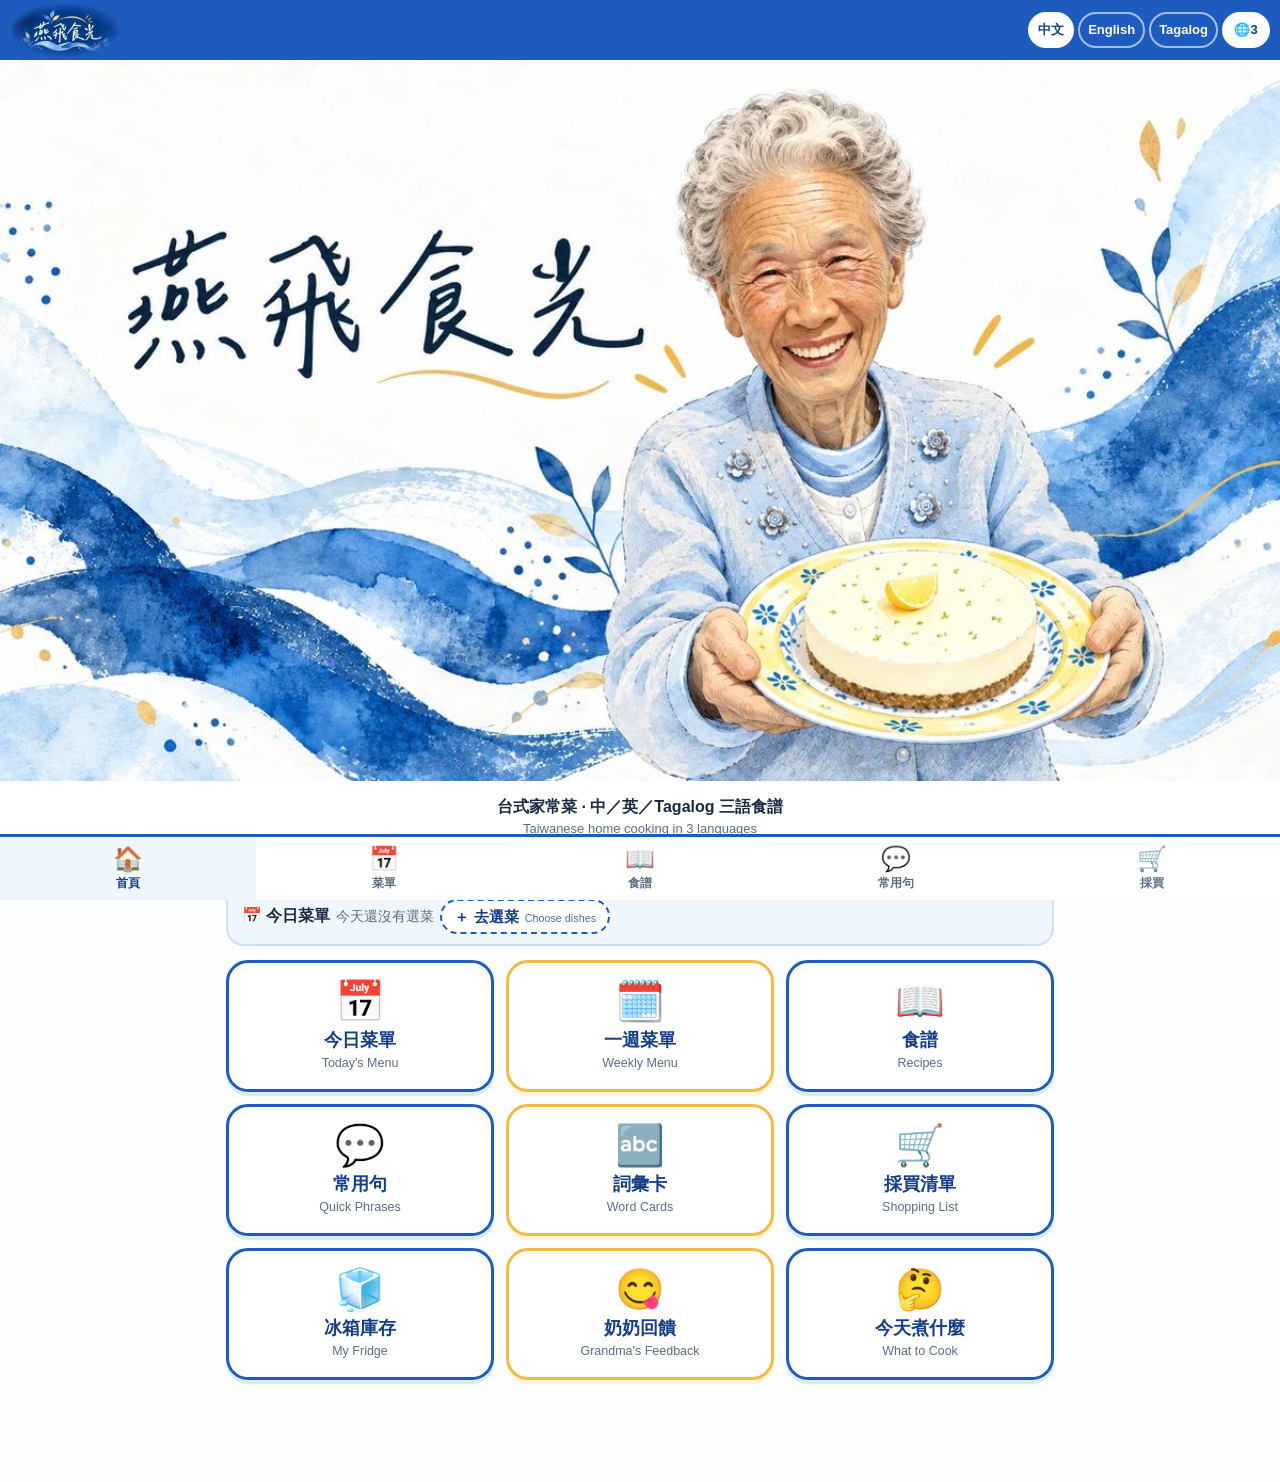
<file: index.html>
<!DOCTYPE html>
<html lang="tl">
<head>
  <meta charset="utf-8">
  <meta name="viewport" content="width=device-width, initial-scale=1, viewport-fit=cover">
  <title>燕飛食光 · Yanfei Kitchen</title>
  <meta name="description" content="台式家常菜三語食譜：中文、English、Tagalog，附台語真人錄音。">
  <meta name="theme-color" content="#1d5bbf">
  <link rel="manifest" href="manifest.json">
  <link rel="icon" href="images/icon-192.png">
  <link rel="apple-touch-icon" href="images/icon-192.png">
  <meta name="apple-mobile-web-app-capable" content="yes">
  <meta name="mobile-web-app-capable" content="yes">
  <meta name="apple-mobile-web-app-title" content="燕飛食光">
  <link rel="preload" as="image" href="images/hero-800.jpg" imagesrcset="images/hero-800.jpg 800w, images/hero.jpg 1200w" imagesizes="100vw" fetchpriority="high">
  <link rel="stylesheet" href="css/style.css">
</head>
<body>
  <header class="topbar">
    <a class="brand" href="#/" aria-label="燕飛食光 首頁"><img src="images/logo.jpg" alt="燕飛食光" width="330" height="162"></a>
    <div id="langbar" class="langbar"></div>
  </header>

  <main id="app"><noscript>請開啟 JavaScript / Paki-enable ang JavaScript.</noscript></main>

  <div id="timerbar" class="timerbar" role="status" aria-live="polite"></div>
  <nav id="bottomnav" class="bottomnav" aria-label="main"></nav>
  <div id="toast" class="toast" role="status" aria-live="polite"></div>
  <div id="overlay" class="overlay"></div>

  <script src="data/ui.js"></script>
  <script src="data/ingredients.js"></script>
  <script src="data/recipes.js"></script>
  <script src="data/phrases.js"></script>
  <script src="data/vocab.js"></script>
  <script src="data/equipment.js"></script>
  <script src="data/tw-list.js"></script>
  <script src="js/audio.js"></script>
  <script src="js/app.js"></script>
</body>
</html>
</file>
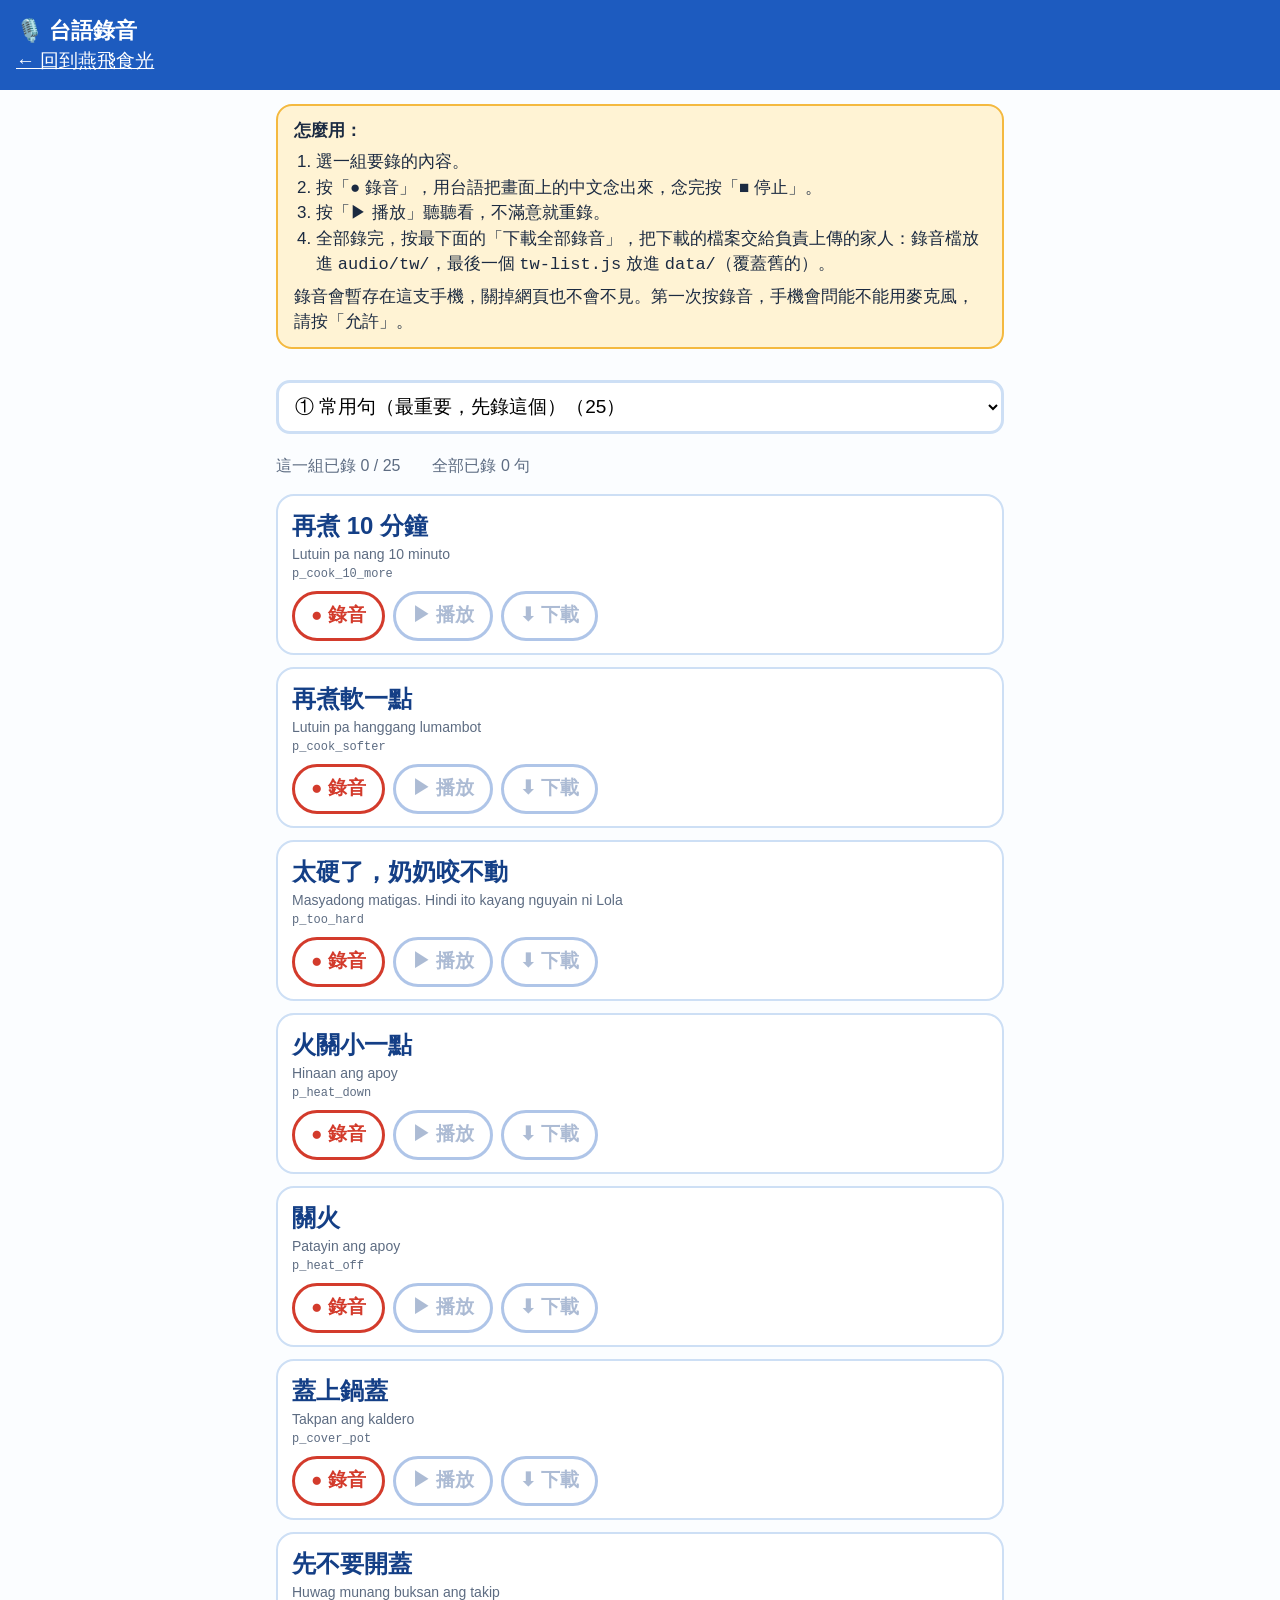
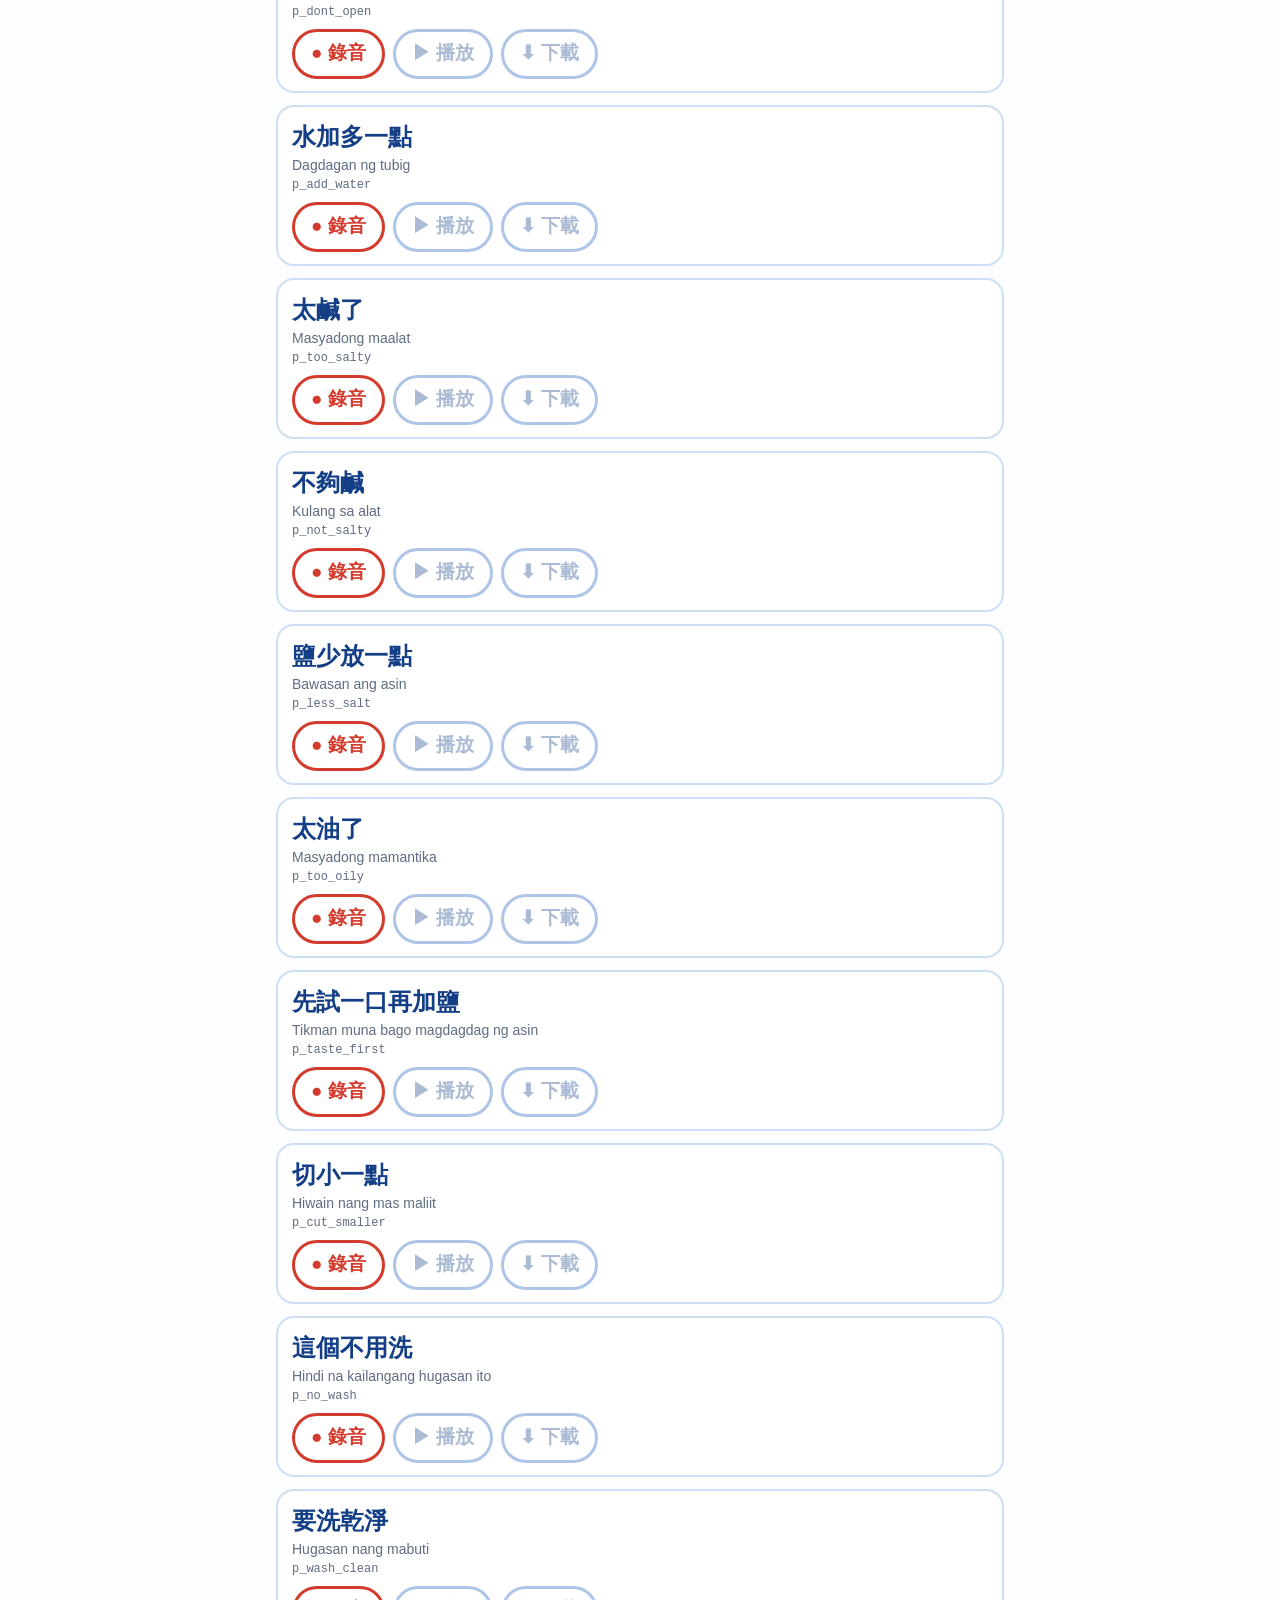
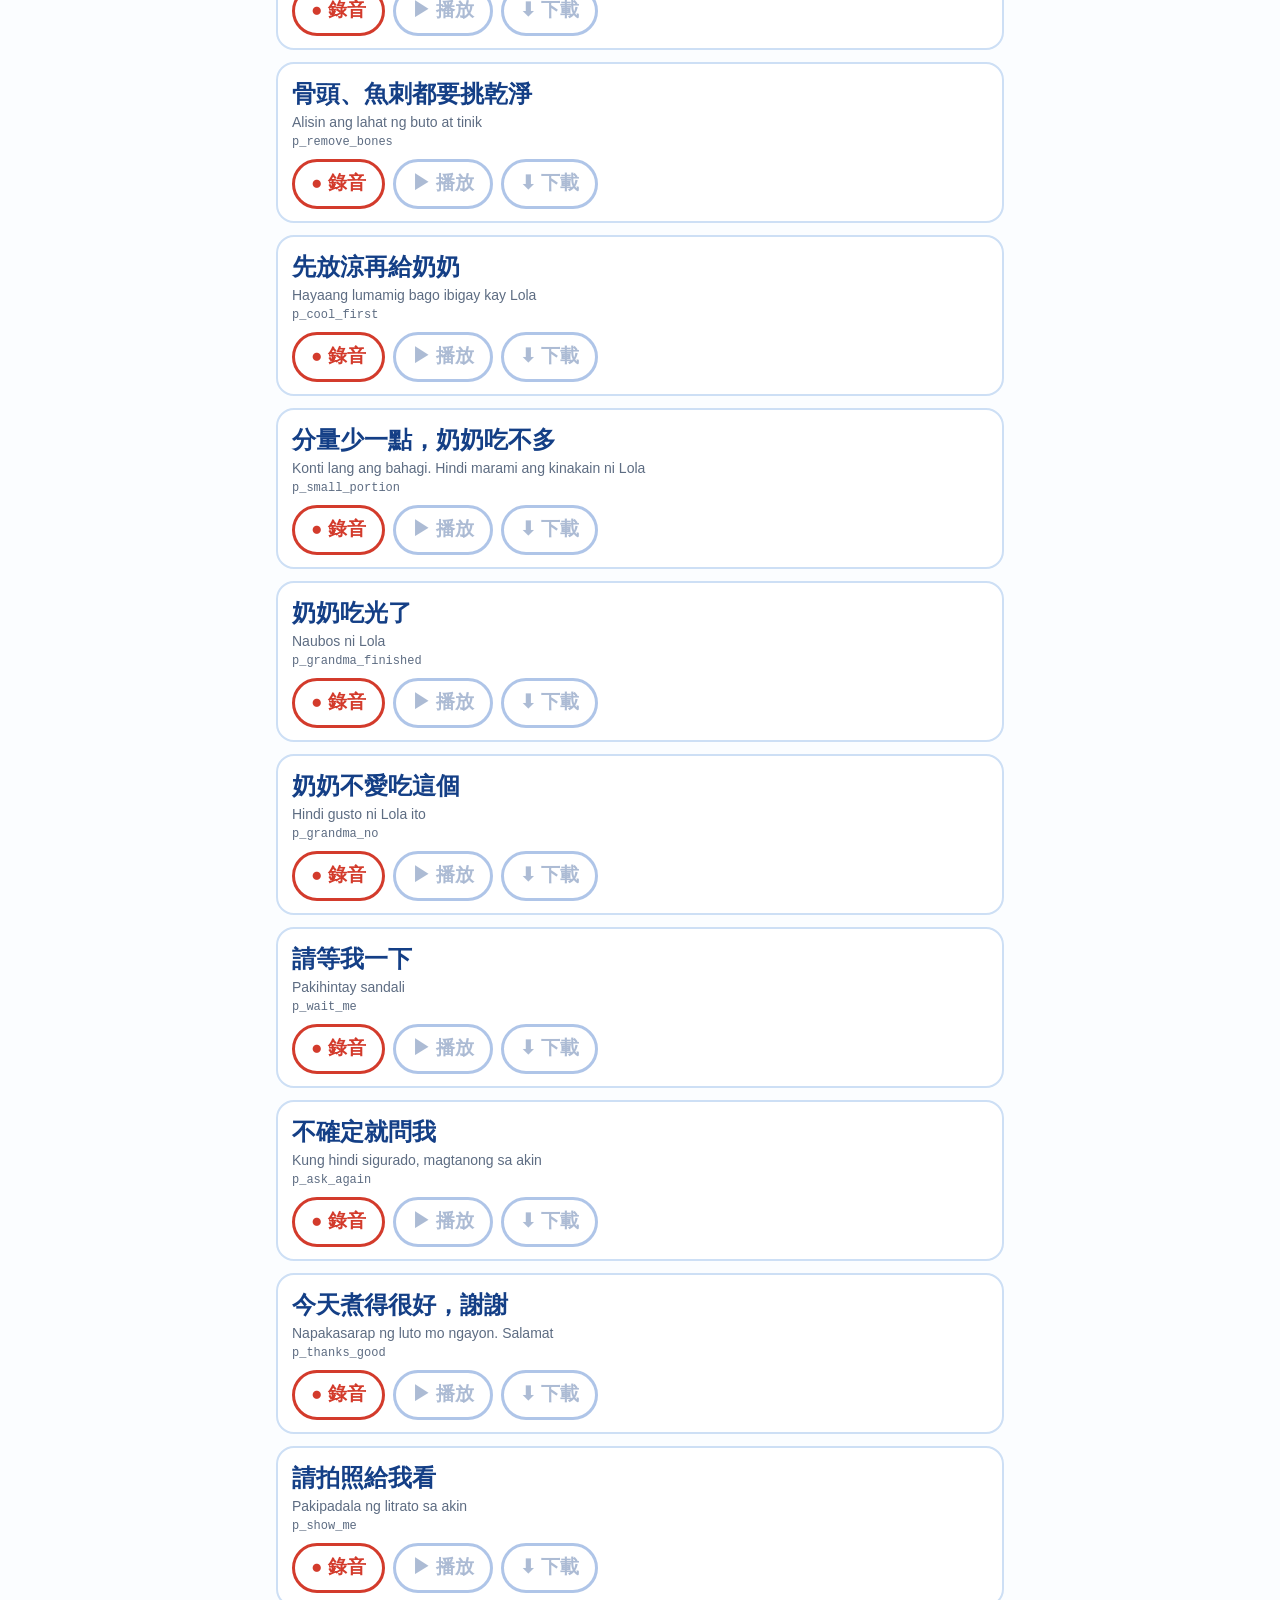
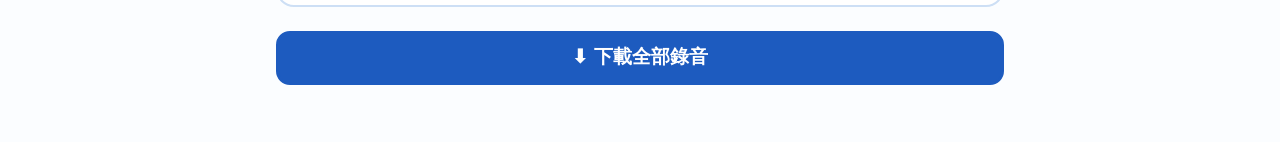
<file: record.html>
<!DOCTYPE html>
<html lang="zh-Hant">
<head>
  <meta charset="utf-8">
  <meta name="viewport" content="width=device-width, initial-scale=1">
  <title>台語錄音 · 燕飛食光</title>
  <meta name="theme-color" content="#1d5bbf">
  <link rel="icon" href="images/icon-192.png">
  <style>
    :root { --blue:#1d5bbf; --blue-d:#143f86; --blue-l:#dbe8fa; --blue-xl:#f0f6fe; --yellow:#f4b940; --yellow-l:#fff3d4; --ink:#1b2a41; --muted:#5d6c82; --line:#cddff5; --ok:#2c8a55; --red:#d33b2c; }
    * { box-sizing: border-box; }
    body { margin:0; font-family:-apple-system,BlinkMacSystemFont,"PingFang TC","Noto Sans TC","Microsoft JhengHei",sans-serif; font-size:19px; line-height:1.5; color:var(--ink); background:#fbfdff; padding-bottom:40px; }
    header { background:var(--blue); color:#fff; padding:14px 16px; }
    header h1 { margin:0; font-size:22px; }
    header a { color:#fff; }
    main { max-width:760px; margin:0 auto; padding:14px 16px; }
    .howto { background:var(--yellow-l); border:2px solid var(--yellow); border-radius:16px; padding:12px 16px; font-size:17px; }
    .howto ol { margin:6px 0 0; padding-left:22px; }
    select, .dl { width:100%; min-height:54px; font-size:19px; border:3px solid var(--line); border-radius:14px; padding:6px 12px; background:#fff; margin:12px 0 4px; }
    .item { background:#fff; border:2px solid var(--line); border-radius:18px; padding:12px 14px; margin:12px 0; }
    .item.done { border-color:var(--ok); background:#f2fbf5; }
    .zh { font-size:24px; font-weight:800; color:var(--blue-d); }
    .tl { font-size:14px; color:var(--muted); }
    .key { font-size:12px; color:var(--muted); font-family:monospace; }
    .row { display:flex; flex-wrap:wrap; gap:8px; margin-top:8px; }
    button { font:inherit; min-height:50px; padding:6px 16px; border-radius:999px; border:3px solid var(--blue); background:#fff; color:var(--blue-d); font-weight:700; cursor:pointer; }
    button.rec { border-color:var(--red); color:var(--red); }
    button.rec.on { background:var(--red); color:#fff; animation:pulse 1s infinite; }
    button:disabled { opacity:.35; }
    @keyframes pulse { 50% { opacity:.6; } }
    .count { color:var(--muted); font-size:16px; }
    .dl { background:var(--blue); color:#fff; border-color:var(--blue); }
    #msg { color:var(--red); font-weight:700; }
  </style>
</head>
<body>
  <header>
    <h1>🎙️ 台語錄音</h1>
    <a href="index.html">← 回到燕飛食光</a>
  </header>
  <main>
    <div class="howto">
      <b>怎麼用：</b>
      <ol>
        <li>選一組要錄的內容。</li>
        <li>按「● 錄音」，用台語把畫面上的中文念出來，念完按「■ 停止」。</li>
        <li>按「▶ 播放」聽聽看，不滿意就重錄。</li>
        <li>全部錄完，按最下面的「下載全部錄音」，把下載的檔案交給負責上傳的家人：錄音檔放進 <code>audio/tw/</code>，最後一個 <code>tw-list.js</code> 放進 <code>data/</code>（覆蓋舊的）。</li>
      </ol>
      <p style="margin:6px 0 0">錄音會暫存在這支手機，關掉網頁也不會不見。第一次按錄音，手機會問能不能用麥克風，請按「允許」。</p>
    </div>
    <p id="msg"></p>
    <select id="group" aria-label="選擇要錄的內容"></select>
    <p class="count" id="count"></p>
    <div id="list"></div>
    <button class="dl" id="dlall">⬇ 下載全部錄音</button>
  </main>

  <script src="data/ui.js"></script>
  <script src="data/ingredients.js"></script>
  <script src="data/recipes.js"></script>
  <script src="data/phrases.js"></script>
  <script src="data/vocab.js"></script>
  <script src="data/tw-list.js"></script>
  <script>
  (function () {
    var D = window.YF;
    var $ = function (s) { return document.querySelector(s); };

    /* 要錄的內容分組。key 會變成檔名 */
    var groups = [];
    groups.push({ id: "phrases", name: "① 常用句（最重要，先錄這個）", items: D.PHRASES.map(function (p) { return { key: p.key, zh: p.zh, tl: p.tl }; }) });
    groups.push({ id: "titles", name: "② 菜名", items: D.RECIPES.map(function (r) { return { key: "r_" + r.id, zh: r.zh, tl: r.tl }; }) });
    ["cutting", "heat", "tool", "ingredient", "seasoning"].forEach(function (c) {
      groups.push({ id: "v_" + c, name: "③ 詞彙：" + D.VOCAB_CATS[c].zh, items: D.VOCAB.filter(function (v) { return v.cat === c; }).map(function (v) { return { key: v.key, zh: v.zh, tl: v.tl }; }) });
    });
    D.RECIPES.forEach(function (r) {
      groups.push({ id: "s_" + r.id, name: "④ 步驟：" + r.zh, items: r.steps.map(function (s, i) { return { key: r.id + "_s" + (i + 1), zh: s.zh, tl: s.tl }; }) });
    });

    /* IndexedDB：把錄音存在手機裡 */
    var db = null;
    function openDb() {
      return new Promise(function (res, rej) {
        var rq = indexedDB.open("yanfei_tw", 1);
        rq.onupgradeneeded = function () { rq.result.createObjectStore("rec"); };
        rq.onsuccess = function () { db = rq.result; res(); };
        rq.onerror = function () { rej(rq.error); };
      });
    }
    function dbGet(k) { return new Promise(function (res) { var r = db.transaction("rec").objectStore("rec").get(k); r.onsuccess = function () { res(r.result || null); }; r.onerror = function () { res(null); }; }); }
    function dbPut(k, v) { return new Promise(function (res) { var t = db.transaction("rec", "readwrite"); t.objectStore("rec").put(v, k); t.oncomplete = res; }); }
    function dbAll() { return new Promise(function (res) { var out = []; var r = db.transaction("rec").objectStore("rec").openCursor(); r.onsuccess = function () { var c = r.result; if (c) { out.push({ key: c.key, v: c.value }); c.continue(); } else res(out); }; r.onerror = function () { res(out); }; }); }

    function extOf(type) {
      if (/mp4|aac/.test(type)) return "m4a";
      if (/mpeg/.test(type)) return "mp3";
      if (/ogg/.test(type)) return "ogg";
      if (/wav/.test(type)) return "wav";
      return "webm";
    }

    var cur = groups[0];
    var rec = null, chunks = [], recKey = null, stream = null;

    function msg(t) { $("#msg").textContent = t || ""; }

    function render() {
      var gs = $("#group");
      if (!gs.options.length) {
        groups.forEach(function (g, i) { var o = document.createElement("option"); o.value = i; o.textContent = g.name + "（" + g.items.length + "）"; gs.appendChild(o); });
      }
      var html = "";
      cur.items.forEach(function (it) {
        html += '<div class="item" id="it_' + it.key + '"><div class="zh">' + it.zh + '</div><div class="tl">' + it.tl + '</div><div class="key">' + it.key + '</div>' +
          '<div class="row"><button class="rec" data-a="rec" data-k="' + it.key + '">● 錄音</button>' +
          '<button data-a="play" data-k="' + it.key + '" disabled>▶ 播放</button>' +
          '<button data-a="dl" data-k="' + it.key + '" disabled>⬇ 下載</button></div></div>';
      });
      $("#list").innerHTML = html;
      refresh();
    }

    function refresh() {
      dbAll().then(function (all) {
        var have = {};
        all.forEach(function (x) { have[x.key] = true; });
        var n = 0;
        cur.items.forEach(function (it) {
          var el = document.getElementById("it_" + it.key);
          if (!el) return;
          var ok = !!have[it.key];
          if (ok) n++;
          el.classList.toggle("done", ok);
          el.querySelector('[data-a="play"]').disabled = !ok;
          el.querySelector('[data-a="dl"]').disabled = !ok;
        });
        $("#count").textContent = "這一組已錄 " + n + " / " + cur.items.length + "　　全部已錄 " + all.length + " 句";
      });
    }

    function startRec(key, btn) {
      if (!navigator.mediaDevices || !window.MediaRecorder) { msg("這個瀏覽器不能錄音，請改用 Safari（iPhone）或 Chrome（Android）。"); return; }
      msg("");
      navigator.mediaDevices.getUserMedia({ audio: true }).then(function (s) {
        stream = s; chunks = []; recKey = key;
        var type = window.MediaRecorder.isTypeSupported("audio/mp4") ? "audio/mp4" : "";
        rec = type ? new MediaRecorder(s, { mimeType: type }) : new MediaRecorder(s);
        rec.ondataavailable = function (e) { if (e.data && e.data.size) chunks.push(e.data); };
        rec.onstop = function () {
          var blob = new Blob(chunks, { type: rec.mimeType || "audio/webm" });
          stream.getTracks().forEach(function (t) { t.stop(); });
          dbPut(key, { blob: blob, type: blob.type }).then(function () { rec = null; recKey = null; render(); });
        };
        rec.start();
        btn.classList.add("on"); btn.textContent = "■ 停止";
      }).catch(function () { msg("沒有取得麥克風權限。請在手機設定裡允許這個網頁使用麥克風。"); });
    }

    function save(blob, key, type) {
      var a = document.createElement("a");
      a.href = URL.createObjectURL(blob);
      a.download = key + "." + extOf(type);
      document.body.appendChild(a); a.click();
      setTimeout(function () { URL.revokeObjectURL(a.href); a.remove(); }, 1500);
    }

    $("#list").addEventListener("click", function (e) {
      var b = e.target.closest("button[data-a]");
      if (!b) return;
      var k = b.dataset.k;
      if (b.dataset.a === "rec") {
        if (rec && recKey === k) { rec.stop(); return; }
        if (rec) { msg("請先按「■ 停止」。"); return; }
        startRec(k, b);
      } else if (b.dataset.a === "play") {
        dbGet(k).then(function (v) { if (v) { var au = new Audio(URL.createObjectURL(v.blob)); au.play(); } });
      } else if (b.dataset.a === "dl") {
        dbGet(k).then(function (v) { if (v) save(v.blob, k, v.type); });
      }
    });
    $("#group").addEventListener("change", function (e) { cur = groups[Number(e.target.value)]; render(); });
    $("#dlall").addEventListener("click", function () {
      dbAll().then(function (all) {
        if (!all.length) { msg("還沒有錄音。"); return; }
        all.forEach(function (x, i) { setTimeout(function () { save(x.v.blob, x.key, x.v.type); }, i * 600); });
        /* 最後再下載清單檔 tw-list.js：已上傳過的＋這次錄的 */
        var list = Object.assign({}, D.TW || {});
        all.forEach(function (x) { list[x.key] = extOf(x.v.type); });
        var js = "/* 已上傳的台語錄音清單（由 record.html 自動產生） */\nwindow.YF = window.YF || {};\nYF.TW = " + JSON.stringify(list, null, 2) + ";\n";
        setTimeout(function () {
          var a = document.createElement("a");
          a.href = URL.createObjectURL(new Blob([js], { type: "text/javascript" }));
          a.download = "tw-list.js";
          document.body.appendChild(a); a.click();
          setTimeout(function () { URL.revokeObjectURL(a.href); a.remove(); }, 1500);
        }, all.length * 600 + 400);
      });
    });

    openDb().then(render).catch(function () { msg("這個瀏覽器無法暫存錄音（可能是無痕模式）。請改用一般模式。"); });
  })();
  </script>
</body>
</html>
</file>
<file: css/style.css>
/* 燕飛食光：樣式。配色取自主視覺（鈷藍、淺藍、暖黃）。手機優先、大字、大按鈕。 */
:root {
  --blue: #1d5bbf;
  --blue-d: #143f86;
  --blue-l: #dbe8fa;
  --blue-xl: #f0f6fe;
  --yellow: #f4b940;
  --yellow-l: #fff3d4;
  --ink: #1b2a41;
  --muted: #5d6c82;
  --line: #cddff5;
  --bg: #fbfdff;
  --card: #ffffff;
  --ok: #2c8a55;
  --warn: #b8431f;
  --warn-l: #fdeee8;
  --r: 18px;
  --nav-h: 66px;
  --top-h: 60px;
}
* { box-sizing: border-box; }
html { -webkit-text-size-adjust: 100%; scroll-behavior: smooth; }
body {
  margin: 0; background: var(--bg); color: var(--ink);
  font-family: -apple-system, BlinkMacSystemFont, "Segoe UI", "PingFang TC", "Noto Sans TC", "Microsoft JhengHei", Roboto, sans-serif;
  font-size: 18px; line-height: 1.55;
  padding-top: var(--top-h); padding-bottom: calc(var(--nav-h) + env(safe-area-inset-bottom) + 12px);
}
a { color: var(--blue); }
button { font: inherit; color: inherit; cursor: pointer; }
h1, h2 { line-height: 1.25; margin: 0; }
img { max-width: 100%; }
.dim { color: var(--muted); font-size: 0.9em; }
.empty { text-align: center; color: var(--muted); padding: 20px 8px; }
.empty.big { font-size: 56px; padding: 36px 8px; }
.empty.big p { font-size: 18px; margin: 8px 0 20px; }

/* ---------- 頂端列 ---------- */
.topbar {
  position: fixed; top: 0; left: 0; right: 0; height: var(--top-h); z-index: 30;
  display: flex; align-items: center; justify-content: space-between; gap: 6px;
  padding: 0 10px; background: var(--blue); color: #fff;
  padding-top: env(safe-area-inset-top);
}
.brand { display: block; flex: none; line-height: 0; }
.brand img { height: 54px; width: auto; display: block; -webkit-mask-image: radial-gradient(ellipse 50% 50% at 50% 50%, #000 62%, transparent 100%); mask-image: radial-gradient(ellipse 50% 50% at 50% 50%, #000 62%, transparent 100%); }
.langbar { display: flex; gap: 4px; }
.lbtn {
  border: 2px solid rgba(255,255,255,.6); background: transparent; color: #fff; white-space: nowrap;
  border-radius: 999px; padding: 4px 8px; font-size: 13px; font-weight: 700; min-height: 36px;
}
.lbtn.on { background: #fff; color: var(--blue-d); border-color: #fff; }
.lbtn.multi { min-width: 48px; padding: 4px 6px; }

/* ---------- 主視覺 ---------- */
.hero { position: relative; background: #fff; }
.hero-img { display: block; width: 100%; height: auto; aspect-ratio: 1200 / 676; object-fit: cover; background: var(--blue-xl); }
.hero-text { padding: 10px 16px 4px; text-align: center; }
.sr-only { position: absolute; width: 1px; height: 1px; overflow: hidden; clip: rect(0 0 0 0); white-space: nowrap; }
.hero-sub { margin: 4px 0 0; }
.hero-sub .l1 { display: block; font-size: 16px; color: var(--ink); }
.hero-sub .l2 { display: block; font-size: 13px; color: var(--muted); }


/* ---------- 版面 ---------- */
.wrap { max-width: 860px; margin: 0 auto; padding: 14px 16px 24px; }
.topline { display: flex; align-items: center; gap: 12px; margin-bottom: 10px; flex-wrap: wrap; }
.back { text-decoration: none; font-weight: 700; padding: 8px 14px; border-radius: 999px; background: var(--blue-l); color: var(--blue-d); min-height: 44px; display: inline-flex; align-items: center; }
.ptitle { font-size: 24px; color: var(--blue-d); }
.h2s { font-size: 22px; color: var(--blue-d); margin: 18px 0 8px; }
.card { background: var(--card); border: 2px solid var(--line); border-radius: var(--r); padding: 14px 16px; margin: 14px 0; }
.card h2 { font-size: 20px; color: var(--blue-d); margin-bottom: 8px; }
.card.elder { background: var(--yellow-l); border-color: var(--yellow); }
.card.secret { background: var(--blue-xl); }
.card.warn { background: var(--warn-l); border-color: #efb8a3; }
.card.warn h2 { color: var(--warn); }
.card.dimcard { opacity: .7; }
.note-banner { background: var(--yellow-l); border: 2px dashed var(--yellow); border-radius: 12px; padding: 10px 12px; font-size: 15px; }

/* ---------- 三語文字 ---------- */
.l1 { display: block; font-weight: 700; }
.l2 { display: block; font-size: 0.78em; color: var(--muted); font-weight: 400; line-height: 1.4; }
.iamt .l1 { font-weight: 800; color: var(--blue-d); }

/* ---------- 首頁 ---------- */
.strip { background: var(--blue-xl); border: 2px solid var(--line); border-radius: var(--r); padding: 10px 14px; margin-bottom: 14px; font-size: 16px; }
.strip-menu { margin-top: 6px; display: flex; flex-wrap: wrap; gap: 6px; align-items: center; }
.mchip { text-decoration: none; background: #fff; border: 2px solid var(--blue); color: var(--blue-d); border-radius: 999px; padding: 4px 12px; font-size: 15px; font-weight: 700; }
.mchip.add { border-style: dashed; }
.tiles { display: grid; grid-template-columns: repeat(2, 1fr); gap: 12px; }
@media (min-width: 620px) { .tiles { grid-template-columns: repeat(3, 1fr); } }
.tile {
  display: flex; flex-direction: column; align-items: center; justify-content: center; text-align: center; gap: 4px;
  min-height: 132px; padding: 12px 8px; border-radius: 22px; text-decoration: none; color: var(--ink);
  background: #fff; border: 3px solid var(--blue); box-shadow: 0 4px 0 var(--blue-l);
}
.tile:active { transform: translateY(2px); box-shadow: 0 2px 0 var(--blue-l); }
.tile:nth-child(3n+2) { border-color: var(--yellow); box-shadow: 0 4px 0 var(--yellow-l); }
.te { font-size: 40px; line-height: 1.1; }
.tt .l1 { font-size: 18px; color: var(--blue-d); }
.tt .l2 { font-size: 12.5px; }
.tip { margin-top: 18px; font-size: 14px; color: var(--muted); text-align: center; }

/* ---------- 按鈕、晶片 ---------- */
.btn {
  display: inline-flex; align-items: center; justify-content: center; gap: 6px; text-decoration: none;
  min-height: 52px; padding: 8px 18px; border-radius: 999px; font-weight: 700; font-size: 17px;
  background: #fff; color: var(--blue-d); border: 3px solid var(--blue);
}
.btn.small { min-height: 44px; padding: 6px 14px; font-size: 15px; }
.btn.big { min-height: 60px; font-size: 19px; width: 100%; }
.btn.on { background: var(--blue); color: #fff; }
.btn.ghost { border-color: var(--line); color: var(--muted); }
.btn.line { background: #06c755; border-color: #06c755; color: #fff; }
.actions { display: flex; flex-wrap: wrap; gap: 10px; margin: 16px 0; }
.actions .btn.big { flex: 1 1 100%; }
.chips { display: flex; flex-wrap: wrap; gap: 8px; margin: 8px 0; }
.chip { border: 2px solid var(--line); background: #fff; border-radius: 999px; padding: 6px 14px; min-height: 44px; font-size: 15px; font-weight: 600; }
.chip.on { background: var(--blue); border-color: var(--blue); color: #fff; }
.search { width: 100%; min-height: 52px; font-size: 17px; padding: 8px 16px; border: 3px solid var(--line); border-radius: 999px; margin: 6px 0; background: #fff; }
.search:focus { outline: none; border-color: var(--blue); }
.badges { display: flex; flex-wrap: wrap; gap: 6px; margin: 6px 0; }
.badge { background: var(--blue-l); color: var(--blue-d); border-radius: 999px; padding: 2px 10px; font-size: 14px; font-weight: 600; }
.badge.tbc { background: var(--yellow-l); color: #8a5a00; }
.badge.ok { background: #e1f4e8; color: var(--ok); }
.tbc { color: #8a5a00; }

/* ---------- 食譜卡 ---------- */
.rlist { display: grid; gap: 12px; margin-top: 8px; }
.rcard { background: #fff; border: 2px solid var(--line); border-radius: var(--r); padding: 12px 14px; display: grid; gap: 6px; }
.rlink { display: flex; gap: 12px; align-items: center; text-decoration: none; color: var(--ink); }
.re, .rbig { font-size: 40px; line-height: 1; }
.rn .l1 { font-size: 20px; color: var(--blue-d); }

/* ---------- 食譜內頁 ---------- */
.rhead { text-align: center; padding: 6px 0 0; }
.rbig { font-size: 64px; }
.rtitle { margin: 4px 0; }
.rtitle .l1 { font-size: 26px; color: var(--blue-d); }
.rtitle .l2 { font-size: 15px; }
.rhead .badges { justify-content: center; }
.audio-title { display: flex; flex-wrap: wrap; justify-content: center; gap: 8px; margin: 8px 0; }
.cooker { display: flex; gap: 14px; align-items: center; background: var(--blue); color: #fff; border-radius: var(--r); padding: 14px 18px; margin: 14px 0; }
.cooker .l2 { color: #d4e4ff; }
.cooker .l1 { font-size: 22px; }
.cooker.stove { background: #7a3d12; }
.cooker.stove .l2 { color: #ffd9bd; }
.ce { font-size: 44px; }
.cnote .l1 { font-size: 15px; font-weight: 600; }
.cnote { margin-top: 6px; padding-top: 6px; border-top: 1px solid rgba(255,255,255,.4); font-size: 15px; }
.kv { list-style: none; padding: 0; margin: 0 0 6px; }
.kv li { padding: 3px 0; }
.dimdots { opacity: .25; }
.enote { margin: 6px 0 0; }
.ings, .slist { list-style: none; padding: 0; margin: 0; }
.ings li, .slist li { display: grid; grid-template-columns: 38px 1fr auto; gap: 10px; align-items: center; padding: 8px 0; border-bottom: 1px dashed var(--line); }
.ings li:last-child, .slist li:last-child { border-bottom: 0; }
.ie { font-size: 28px; text-align: center; }
.iamt { text-align: right; min-width: 70px; }
.steps { list-style: none; padding: 0; margin: 0; display: grid; gap: 12px; counter-reset: s; }
.step { display: grid; grid-template-columns: 44px 1fr; gap: 10px; background: #fff; border: 2px solid var(--line); border-radius: var(--r); padding: 12px; cursor: pointer; }
.step.is-done { opacity: .45; background: var(--blue-xl); }
.step.is-done .stext { text-decoration: line-through; }
.num { width: 40px; height: 40px; border-radius: 50%; background: var(--blue); color: #fff; font-weight: 800; display: flex; align-items: center; justify-content: center; font-size: 20px; }
.stext .l1 { font-size: 20px; }
.simg { display: block; width: 100%; max-height: 240px; object-fit: cover; border-radius: 12px; margin-bottom: 8px; }
.sbtns { display: flex; flex-wrap: wrap; gap: 8px; margin-top: 8px; }
.sbtns.center { justify-content: center; }
.ab {
  border: 2px solid var(--blue); background: var(--blue-xl); color: var(--blue-d); border-radius: 999px;
  padding: 4px 14px; min-height: 44px; font-size: 15px; font-weight: 700; text-decoration: none; display: inline-flex; align-items: center;
}
.ab.tw { border-color: var(--yellow); background: var(--yellow-l); color: #7a4d00; }
.ab.tw.missing { opacity: .45; }
.ab.timer { background: var(--blue); color: #fff; }
.ab.ask { border-color: var(--line); background: #fff; color: var(--muted); }
.rhead .btn { margin-top: 8px; }
.sub2 { font-size: .72em; font-weight: 500; opacity: .75; margin-left: 6px; }
.fbbtn .sub2 { display: block; margin: 0; font-size: 11.5px; }

/* ---------- 回饋按鈕 ---------- */
.fbrow { display: grid; grid-template-columns: repeat(3, 1fr); gap: 8px; margin: 8px 0; }
.fbbtn { border: 2px solid var(--line); background: #fff; border-radius: 16px; padding: 8px 4px; min-height: 76px; display: flex; flex-direction: column; align-items: center; gap: 2px; font-size: 14px; font-weight: 700; }
.fbbtn .fe { font-size: 30px; line-height: 1.1; }
.fbbtn.on.all { background: #e1f4e8; border-color: var(--ok); }
.fbbtn.on.half { background: var(--yellow-l); border-color: var(--yellow); }
.fbbtn.on.no { background: var(--warn-l); border-color: var(--warn); }
.fbitem { padding: 10px 0; border-top: 1px dashed var(--line); }
.fbname { display: flex; gap: 10px; align-items: center; }
.fbname .re { font-size: 32px; }
.hrow2 { display: flex; gap: 12px; align-items: center; padding: 8px 0; border-top: 1px dashed var(--line); }
.hrow2 .re { font-size: 32px; }
.hmain { flex: 1; }
.bar { display: flex; height: 10px; border-radius: 999px; overflow: hidden; background: var(--blue-l); margin: 4px 0; }
.bar i { display: block; height: 100%; }
.b-all { background: var(--ok); } .b-half { background: var(--yellow); } .b-no { background: var(--warn); }

/* ---------- 今日菜單 ---------- */
.mcard { display: grid; grid-template-columns: 40px 1fr; gap: 10px; background: #fff; border: 2px solid var(--line); border-radius: var(--r); padding: 12px; margin: 12px 0; }
.mnum { width: 38px; height: 38px; border-radius: 50%; background: var(--yellow); color: var(--ink); font-weight: 800; display: flex; align-items: center; justify-content: center; }
.mname { display: flex; gap: 12px; align-items: center; text-decoration: none; color: var(--ink); }
.mname .l1 { font-size: 20px; color: var(--blue-d); }
.mbtns { display: flex; gap: 8px; flex-wrap: wrap; }

/* ---------- 一週菜單 ---------- */
.wday.today { border-color: var(--yellow); background: var(--yellow-l); }
.wlist { list-style: none; margin: 0 0 8px; padding: 0; }
.wlist li { display: flex; align-items: center; gap: 8px; padding: 6px 0; border-bottom: 1px dashed var(--line); }
.wname { flex: 1; display: flex; align-items: center; gap: 10px; text-decoration: none; color: var(--ink); }
.we { font-size: 28px; }
.wrm { width: 44px; height: 44px; border-radius: 50%; border: 2px solid var(--line); background: #fff; color: var(--muted); font-size: 18px; flex: none; }
.wnone { margin: 0 0 8px; }
.pickbar { display: flex; align-items: center; justify-content: space-between; gap: 10px; background: var(--yellow-l); border: 2px solid var(--yellow); border-radius: 16px; padding: 10px 14px; margin-bottom: 8px; position: sticky; top: calc(var(--top-h) + 6px); z-index: 6; }
.pickbar .dim { display: block; }

/* ---------- 採買、冰箱 ---------- */
.srow { cursor: pointer; grid-template-columns: 34px 38px 1fr auto !important; }
.srow .check { width: 30px; height: 30px; border: 3px solid var(--blue); border-radius: 8px; display: flex; align-items: center; justify-content: center; font-weight: 800; color: #fff; }
.srow.done .check { background: var(--ok); border-color: var(--ok); }
.srow.done .iname, .srow.done .iamt { text-decoration: line-through; opacity: .5; }
.dimcard .srow { cursor: default; grid-template-columns: 38px 1fr !important; }
.fchips { display: flex; flex-wrap: wrap; gap: 8px; }
.fchip { display: flex; align-items: center; gap: 8px; border: 2px solid var(--line); background: #fff; border-radius: 16px; padding: 6px 12px; min-height: 54px; text-align: left; }
.fchip.on { background: #e1f4e8; border-color: var(--ok); }
.fchip .fe { font-size: 26px; }
.fchip .l1 { font-size: 15px; }
.fchip .l2 { font-size: 11.5px; }
.candish { display: flex; gap: 12px; align-items: center; text-decoration: none; color: var(--ink); padding: 8px 0; border-top: 1px dashed var(--line); }
.candish .re { font-size: 32px; }
.cdn { flex: 1; }
.pct { font-weight: 800; color: var(--ok); font-size: 18px; }
.pickc .mname { margin-bottom: 6px; }

/* ---------- 常用句、詞彙 ---------- */
.plist, .vlist { display: grid; gap: 12px; margin-top: 8px; }
@media (min-width: 640px) { .vlist { grid-template-columns: repeat(2, 1fr); } }
.pcard, .vcard { background: #fff; border: 2px solid var(--line); border-radius: var(--r); padding: 12px; }
.pmain { display: flex; gap: 12px; align-items: center; background: none; border: 0; text-align: left; width: 100%; padding: 4px; }
.pe { font-size: 38px; }
.ptext .l1 { font-size: 22px; color: var(--blue-d); }
.ptext .l2 { font-size: 15px; }
.vcard { display: grid; grid-template-columns: 84px 1fr; gap: 4px 12px; align-items: center; }
.vcard .sbtns { grid-column: 1 / -1; margin-top: 0; }
.vimg, .eimg { position: relative; width: 84px; height: 84px; border-radius: 14px; background: var(--blue-xl); display: flex; align-items: center; justify-content: center; overflow: hidden; }
.vimg img, .eimg img { position: absolute; inset: 0; width: 100%; height: 100%; object-fit: cover; }
.emo { font-size: 44px; }
.vtext .l1 { font-size: 20px; color: var(--blue-d); }

/* ---------- 器具 ---------- */
.hrow { display: flex; gap: 14px; align-items: center; padding: 8px 0; border-top: 1px dashed var(--line); }
.he { font-size: 28px; min-width: 70px; }
.eimg { width: 100%; height: 150px; margin-bottom: 10px; }
.eimg .emo { font-size: 64px; }
.esteps { padding-left: 22px; }
.ewater { background: var(--blue-xl); border-radius: 12px; padding: 8px 12px; }

/* ---------- 底部導覽、計時、提示 ---------- */
.bottomnav {
  position: fixed; left: 0; right: 0; bottom: 0; z-index: 30; height: calc(var(--nav-h) + env(safe-area-inset-bottom));
  padding-bottom: env(safe-area-inset-bottom); background: #fff; border-top: 3px solid var(--blue);
  display: grid; grid-template-columns: repeat(5, 1fr);
}
.nitem { display: flex; flex-direction: column; align-items: center; justify-content: center; text-decoration: none; color: var(--muted); font-size: 12px; font-weight: 700; gap: 0; }
.nitem.on { color: var(--blue-d); background: var(--blue-xl); }
.ne { font-size: 24px; line-height: 1.2; }
.nl { max-width: 100%; overflow: hidden; text-overflow: ellipsis; white-space: nowrap; padding: 0 2px; }
.timerbar { position: fixed; left: 8px; right: 8px; bottom: calc(var(--nav-h) + env(safe-area-inset-bottom) + 8px); z-index: 40; display: none; align-items: center; justify-content: space-between; gap: 10px; background: var(--ink); color: #fff; border-radius: 18px; padding: 10px 14px; box-shadow: 0 6px 20px rgba(0,0,0,.3); }
.timerbar.show { display: flex; }
.timerbar .tmain { display: flex; flex-direction: column; min-width: 0; }
.timerbar b { font-size: 26px; }
.timerbar .tl { font-size: 13px; opacity: .8; overflow: hidden; text-overflow: ellipsis; white-space: nowrap; }
.timerbar .btn { min-height: 44px; }
.timerbar.alarm { background: var(--warn); animation: blink 1s infinite; }
@keyframes blink { 50% { background: #e0762f; } }
.toast { position: fixed; left: 50%; bottom: calc(var(--nav-h) + env(safe-area-inset-bottom) + 70px); transform: translate(-50%, 20px); opacity: 0; pointer-events: none; z-index: 60; max-width: 92vw; background: var(--ink); color: #fff; padding: 10px 16px; border-radius: 14px; transition: .25s; font-size: 16px; }
.toast .l2 { color: #c9d4e6; }
.toast.show { opacity: 1; transform: translate(-50%, 0); }
.overlay { position: fixed; inset: 0; z-index: 70; background: rgba(20,63,134,.92); display: none; align-items: center; justify-content: center; padding: 16px; }
.overlay.show { display: flex; }
.obox { background: #fff; border-radius: 28px; padding: 24px 18px; width: 100%; max-width: 560px; text-align: center; position: relative; max-height: 92vh; overflow: auto; }
.oclose { position: absolute; right: 10px; top: 10px; width: 48px; height: 48px; border-radius: 50%; border: 0; background: var(--blue-l); font-size: 22px; }
.oe { font-size: 64px; }
.obox.ask { text-align: left; }
.obox.ask .oe { text-align: center; font-size: 48px; }
.askq { text-align: center; }
.askq .l1 { font-size: 24px; color: var(--blue-d); }
.askdate { text-align: center; margin: 6px 0; }
.askwarn { background: var(--warn-l); border: 2px solid var(--warn); color: var(--warn); border-radius: 12px; padding: 8px 12px; font-weight: 700; }
.askwarn .l2 { color: var(--warn); }
.asklist { padding-left: 26px; margin: 10px 0; }
.asklist li { margin: 6px 0; }
.asklist .l1, .asklist .l2 { display: inline; }
.asklist .l2::before { content: " · "; }
.askbtns { display: grid; gap: 10px; margin-top: 14px; }
.o1 { font-size: 32px; font-weight: 800; color: var(--blue-d); margin: 8px 0; line-height: 1.3; }
.o2 { font-size: 22px; margin: 6px 0; color: var(--ink); }

@media (min-width: 900px) {
  body { padding-bottom: calc(var(--nav-h) + 12px); }
}
@media (prefers-reduced-motion: reduce) { * { animation: none !important; transition: none !important; scroll-behavior: auto !important; } }
@media print { .topbar, .bottomnav, .timerbar, .toast { display: none; } body { padding: 0; } }
</file>
